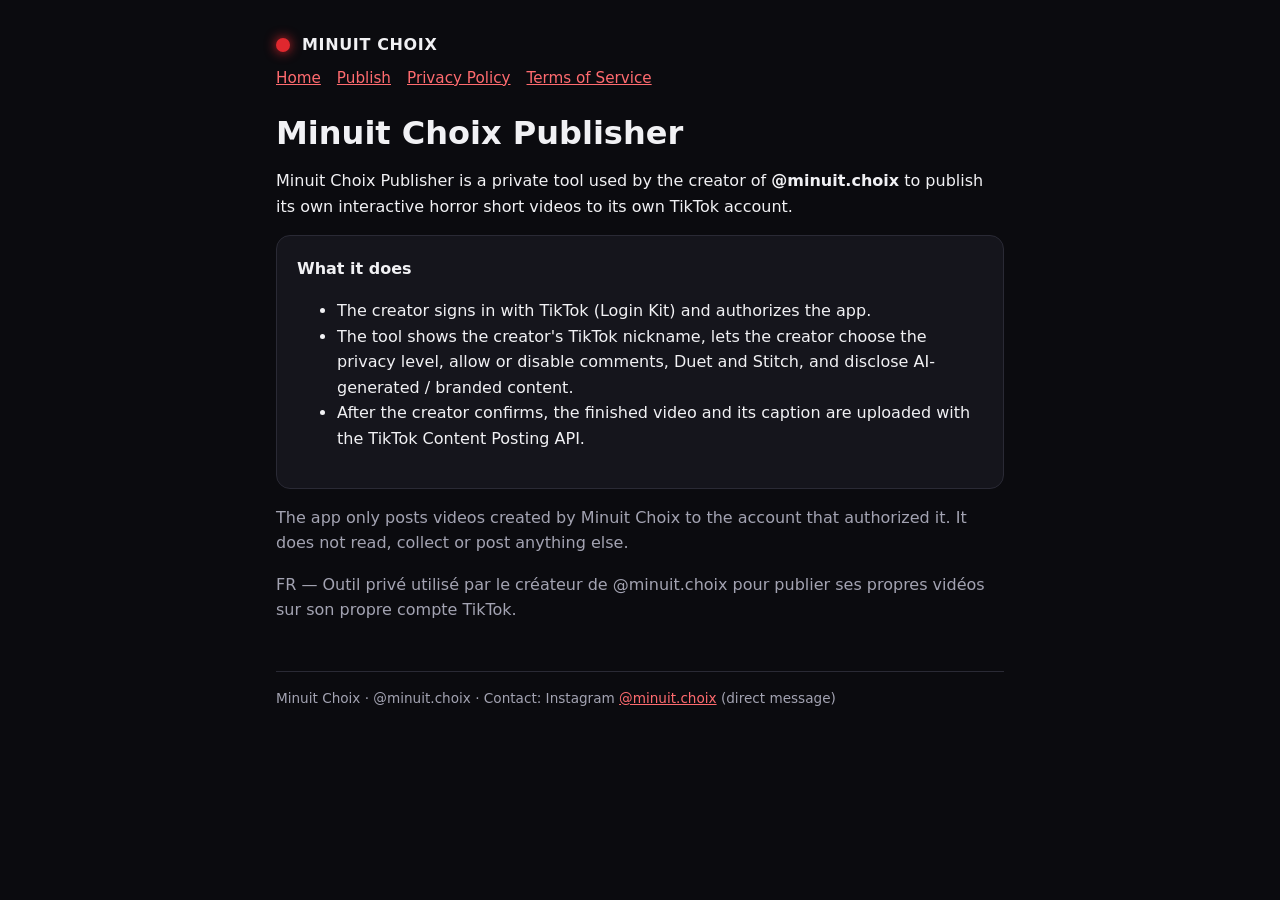
<file: index.html>
<!doctype html><html lang="en"><head><meta charset="utf-8"><meta name="viewport" content="width=device-width,initial-scale=1"><title>Minuit Choix Publisher</title><link rel="stylesheet" href="style.css"></head><body><div class="wrap">
<div class="brand"><span class="dot"></span>MINUIT CHOIX</div><nav><a href="index.html">Home</a><a href="publish.html">Publish</a><a href="privacy.html">Privacy Policy</a><a href="terms.html">Terms of Service</a></nav>
<h1>Minuit Choix Publisher</h1>
<p>Minuit Choix Publisher is a private tool used by the creator of <b>@minuit.choix</b> to publish its own interactive horror short videos to its own TikTok account.</p>
<div class="card"><b>What it does</b><ul>
<li>The creator signs in with TikTok (Login Kit) and authorizes the app.</li>
<li>The tool shows the creator's TikTok nickname, lets the creator choose the privacy level, allow or disable comments, Duet and Stitch, and disclose AI-generated / branded content.</li>
<li>After the creator confirms, the finished video and its caption are uploaded with the TikTok Content Posting API.</li></ul></div>
<p class="mute">The app only posts videos created by Minuit Choix to the account that authorized it. It does not read, collect or post anything else.</p>
<p class="mute">FR — Outil privé utilisé par le créateur de @minuit.choix pour publier ses propres vidéos sur son propre compte TikTok.</p>
<footer>Minuit Choix · @minuit.choix · Contact: Instagram <a href="https://www.instagram.com/minuit.choix/">@minuit.choix</a> (direct message)</footer></div></body></html>
</file>
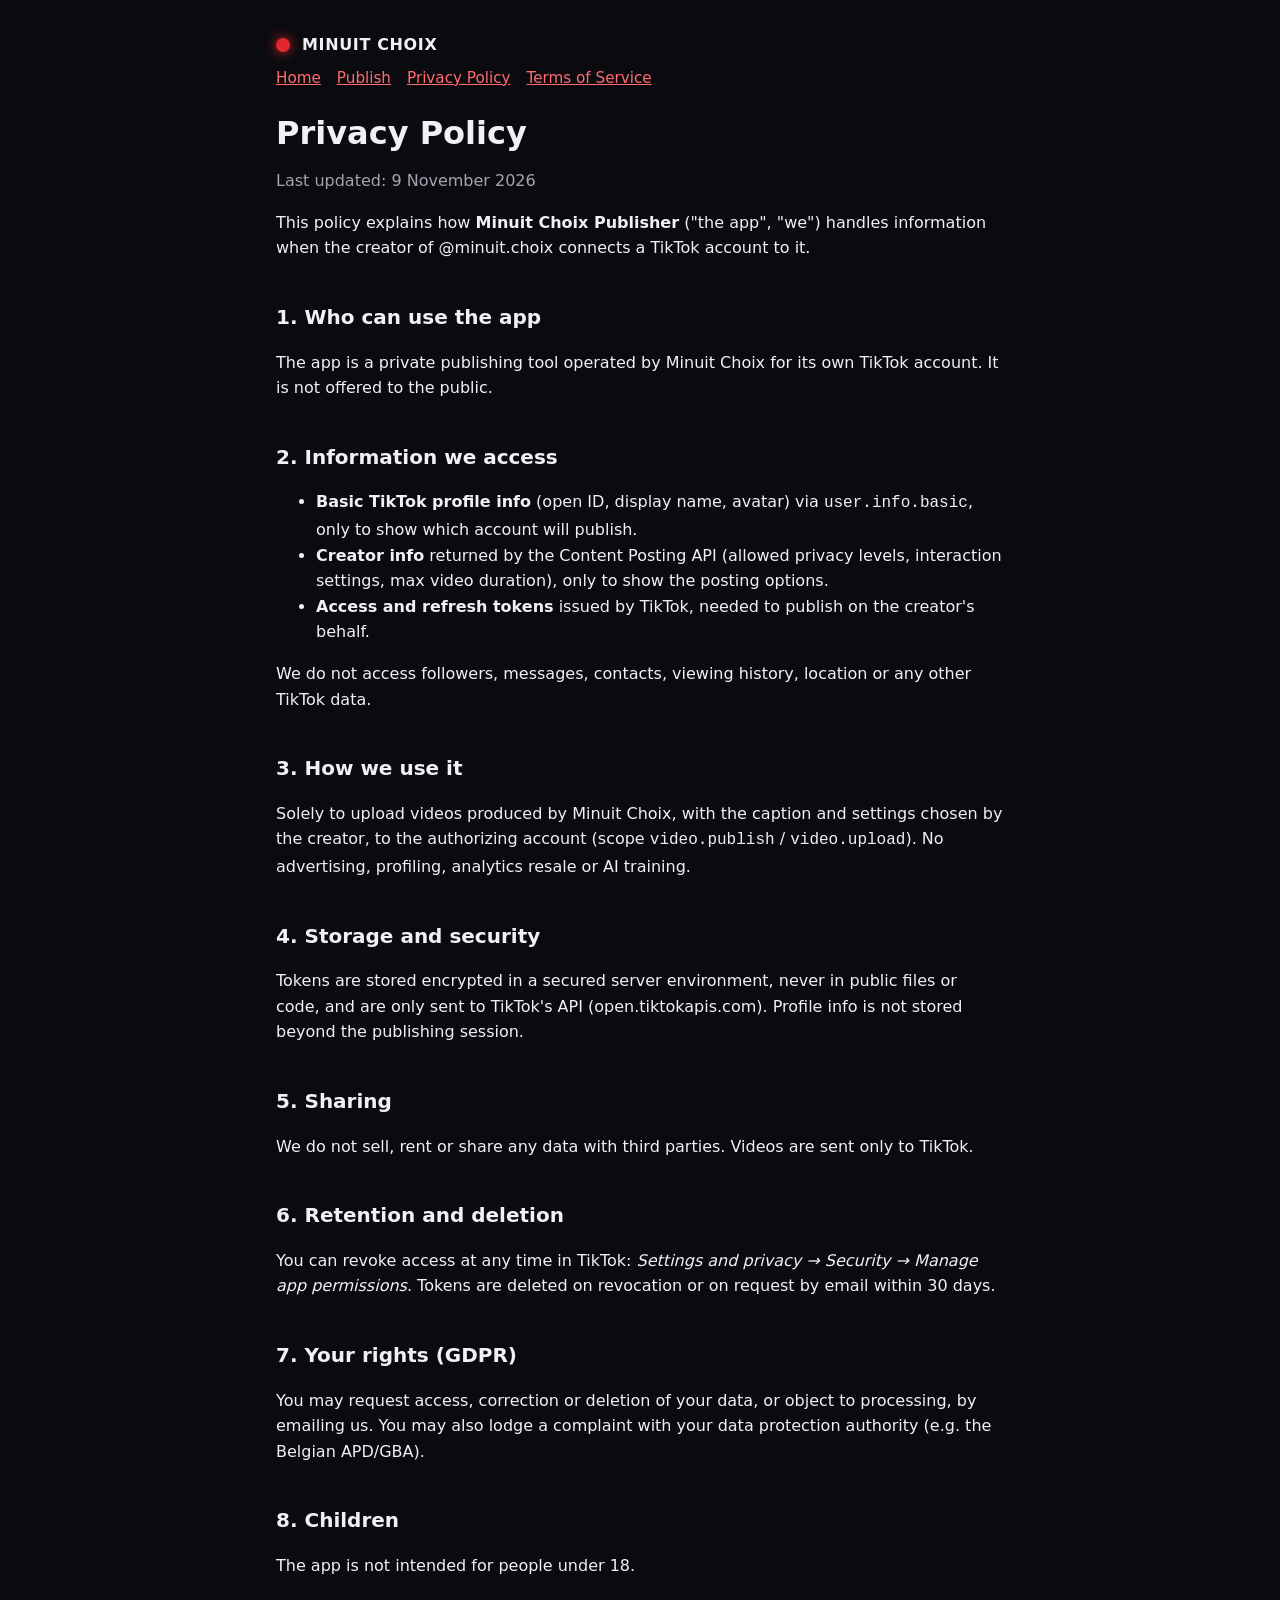
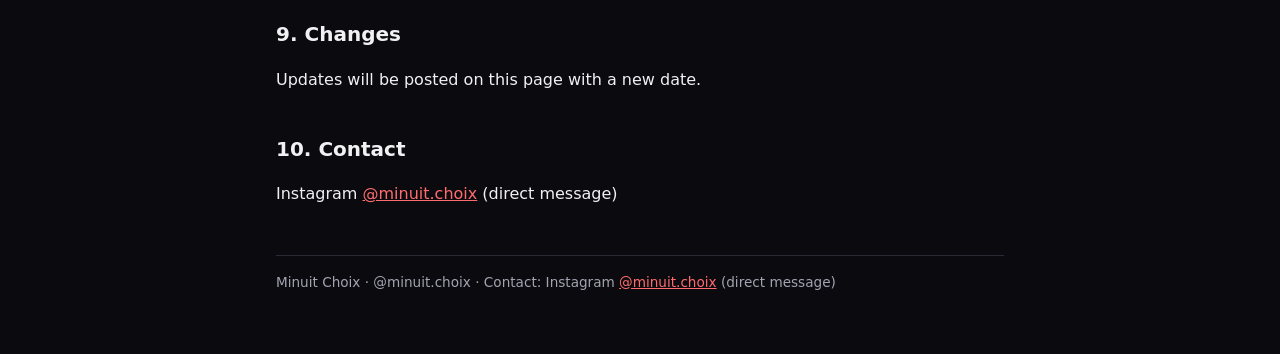
<file: privacy.html>
<!doctype html><html lang="en"><head><meta charset="utf-8"><meta name="viewport" content="width=device-width,initial-scale=1"><title>Privacy Policy</title><link rel="stylesheet" href="style.css"></head><body><div class="wrap">
<div class="brand"><span class="dot"></span>MINUIT CHOIX</div><nav><a href="index.html">Home</a><a href="publish.html">Publish</a><a href="privacy.html">Privacy Policy</a><a href="terms.html">Terms of Service</a></nav>
<h1>Privacy Policy</h1><p class="mute">Last updated: 9 November 2026</p>
<p>This policy explains how <b>Minuit Choix Publisher</b> ("the app", "we") handles information when the creator of @minuit.choix connects a TikTok account to it.</p>
<h2>1. Who can use the app</h2><p>The app is a private publishing tool operated by Minuit Choix for its own TikTok account. It is not offered to the public.</p>
<h2>2. Information we access</h2><ul>
<li><b>Basic TikTok profile info</b> (open ID, display name, avatar) via <code>user.info.basic</code>, only to show which account will publish.</li>
<li><b>Creator info</b> returned by the Content Posting API (allowed privacy levels, interaction settings, max video duration), only to show the posting options.</li>
<li><b>Access and refresh tokens</b> issued by TikTok, needed to publish on the creator's behalf.</li></ul>
<p>We do not access followers, messages, contacts, viewing history, location or any other TikTok data.</p>
<h2>3. How we use it</h2><p>Solely to upload videos produced by Minuit Choix, with the caption and settings chosen by the creator, to the authorizing account (scope <code>video.publish</code> / <code>video.upload</code>). No advertising, profiling, analytics resale or AI training.</p>
<h2>4. Storage and security</h2><p>Tokens are stored encrypted in a secured server environment, never in public files or code, and are only sent to TikTok's API (open.tiktokapis.com). Profile info is not stored beyond the publishing session.</p>
<h2>5. Sharing</h2><p>We do not sell, rent or share any data with third parties. Videos are sent only to TikTok.</p>
<h2>6. Retention and deletion</h2><p>You can revoke access at any time in TikTok: <i>Settings and privacy → Security → Manage app permissions</i>. Tokens are deleted on revocation or on request by email within 30 days.</p>
<h2>7. Your rights (GDPR)</h2><p>You may request access, correction or deletion of your data, or object to processing, by emailing us. You may also lodge a complaint with your data protection authority (e.g. the Belgian APD/GBA).</p>
<h2>8. Children</h2><p>The app is not intended for people under 18.</p>
<h2>9. Changes</h2><p>Updates will be posted on this page with a new date.</p>
<h2>10. Contact</h2><p>Instagram <a href="https://www.instagram.com/minuit.choix/">@minuit.choix</a> (direct message)</p>
<footer>Minuit Choix · @minuit.choix · Contact: Instagram <a href="https://www.instagram.com/minuit.choix/">@minuit.choix</a> (direct message)</footer></div></body></html>
</file>
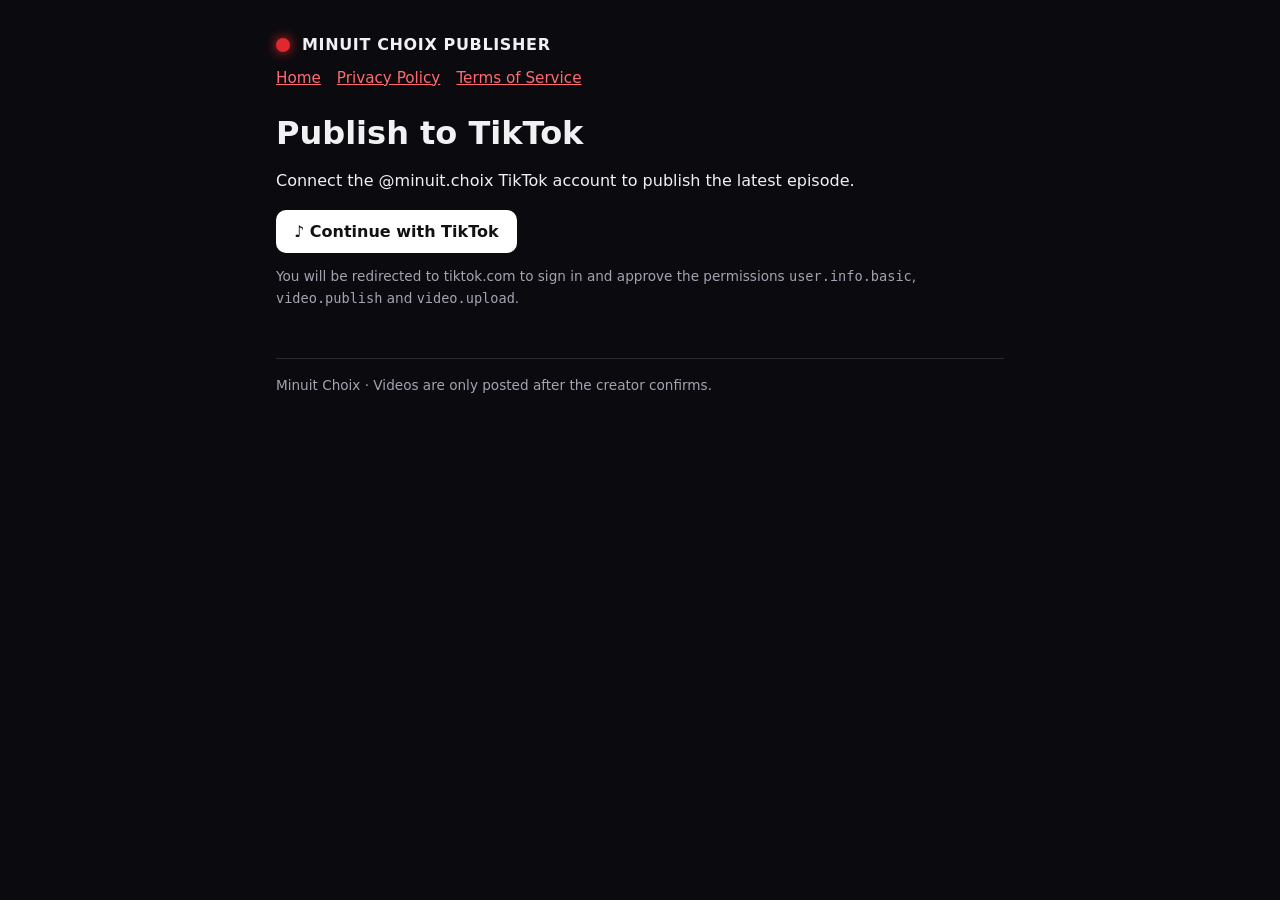
<file: publish.html>
<!doctype html><html lang="en"><head><meta charset="utf-8"><meta name="viewport" content="width=device-width,initial-scale=1"><title>Minuit Choix Publisher</title><link rel="stylesheet" href="style.css">
<style>
.step{display:none}.step.on{display:block}.btn{display:inline-flex;align-items:center;gap:10px;border:0;border-radius:10px;padding:12px 18px;font:700 1rem system-ui;cursor:pointer;background:#fff;color:#111}
.btn.red{background:var(--red);color:#fff}.btn[disabled]{opacity:.35;cursor:not-allowed}
.grid{display:grid;grid-template-columns:220px 1fr;gap:20px}@media(max-width:640px){.grid{grid-template-columns:1fr}}
video{width:100%;border-radius:12px;background:#000;aspect-ratio:9/16}label{display:block;font-weight:700;margin:14px 0 6px}
textarea,select{width:100%;background:#0f0f15;color:var(--ink);border:1px solid var(--line);border-radius:10px;padding:10px;font:inherit}
.row{display:flex;justify-content:space-between;align-items:center;padding:8px 0;border-bottom:1px solid var(--line)}
.sw{width:44px;height:24px;border-radius:12px;background:#3a3a46;position:relative;cursor:pointer;flex:none}.sw::after{content:'';position:absolute;top:3px;left:3px;width:18px;height:18px;border-radius:50%;background:#fff;transition:.2s}
.sw.on{background:var(--green)}.sw.on::after{left:23px}.who{display:flex;align-items:center;gap:10px}.av{width:40px;height:40px;border-radius:50%;background:#111;border:2px solid var(--red);display:grid;place-items:center;font-weight:900}
.note{font-size:.85rem;color:var(--mute)}.bar{height:10px;background:#2a2a35;border-radius:6px;overflow:hidden}.bar i{display:block;height:100%;width:0;background:var(--green);transition:width .4s}
.tag{display:inline-block;background:#2a2a35;border-radius:6px;padding:2px 8px;font-size:.8rem;margin-left:6px}
</style></head><body><div class="wrap">
<div class="brand"><span class="dot"></span>MINUIT CHOIX PUBLISHER</div>
<nav><a href="index.html">Home</a><a href="privacy.html">Privacy Policy</a><a href="terms.html">Terms of Service</a></nav>

<section class="step on" id="s1"><h1>Publish to TikTok</h1>
<p>Connect the @minuit.choix TikTok account to publish the latest episode.</p>
<button class="btn" id="login">♪ Continue with TikTok</button>
<p class="note">You will be redirected to tiktok.com to sign in and approve the permissions <code>user.info.basic</code>, <code>video.publish</code> and <code>video.upload</code>.</p></section>

<section class="step" id="s2"><h1>New post</h1>
<div class="card" id="conn" style="display:none;border-color:#22b35a"><b>Connected with TikTok ✓</b><div class="note">Connection code for the Minuit Choix server:</div><button class="btn" id="cp" style="margin:8px 0">Copy code</button><br><code id="code" style="word-break:break-all"></code></div>
<div class="grid"><div><video id="vid" muted playsinline loop></video><p class="note" id="dur"></p></div>
<div>
<div class="who"><div class="av">MC</div><div><b id="nick">minuit.choix</b><div class="note">Posting to this TikTok account</div></div></div>
<label for="cap">Caption</label><textarea id="cap" rows="4"></textarea>
<label for="priv">Who can view this video <span class="tag">required</span></label>
<select id="priv"><option value="">Select privacy…</option><option>Everyone</option><option>Followers</option><option>Only me</option></select>
<label>Allow users to</label>
<div class="row">Comment<span class="sw" data-k="comment"></span></div>
<div class="row">Duet<span class="sw" data-k="duet"></span></div>
<div class="row">Stitch<span class="sw" data-k="stitch"></span></div>
<label>Content disclosure</label>
<div class="row">AI-generated content<span class="sw" id="ai"></span></div>
<div class="row">Disclose commercial content<span class="sw" id="comm"></span></div>
<p class="note" id="decl">By posting, you agree to TikTok's <a href="https://www.tiktok.com/legal/page/global/music-usage-confirmation/en" target="_blank">Music Usage Confirmation</a>.</p>
<button class="btn red" id="post" disabled>Post</button> <button class="btn" id="draft">Send to TikTok drafts</button>
<p class="note">"Post" publishes directly (video.publish). "Send to TikTok drafts" puts the video in your TikTok inbox to edit and post from the app (video.upload).</p>

</div></div></section>

<section class="step" id="s3"><h1 id="st">Uploading…</h1><div class="bar"><i id="pb"></i></div>
<p class="note" id="sn">Sending the video to TikTok. It may take a few minutes for the post to appear on your profile.</p></section>

<footer>Minuit Choix · Videos are only posted after the creator confirms.</footer></div>
<script>
const $=id=>document.getElementById(id),Q=new URLSearchParams(location.search);
const EP={video:Q.get('v')||'episode.mp4',caption:Q.get('c')||"La radio a la voix de ta mère… mais ta mère est à côté de toi 😨 Ép.1 DERNIER SIGNAL · Écris A ou B ! 🅰️ Tu ouvres la porte 🅱️ Tu réponds à la radio\n#histoireinteractive #horreur #creepypasta #tudecides #fyp"};
function go(n){document.querySelectorAll('.step').forEach(s=>s.classList.toggle('on',s.id==='s'+n))}
const CLIENT_KEY='SBAWTN2y1vgwg9BC6A',REDIRECT='https://hormalaroussi2-boop.github.io/minuit-choix-site/publish.html';
function openPost(){go(2);if(EP.video){$('vid').src=EP.video;$('vid').play()}$('cap').value=EP.caption;$('dur').textContent='Vertical 1080×1920 · MP4'}
$('login').onclick=()=>{const st=Math.random().toString(36).slice(2);sessionStorage.setItem('st',st);
  location.href='https://www.tiktok.com/v2/auth/authorize/?client_key='+CLIENT_KEY+'&scope=user.info.basic,video.publish,video.upload&response_type=code&redirect_uri='+encodeURIComponent(REDIRECT)+'&state='+st};
if(Q.get('code')){openPost();$('conn').style.display='block';$('code').textContent=Q.get('code');$('cp').onclick=()=>{navigator.clipboard.writeText(Q.get('code'));$('cp').textContent='Copied ✓'}}
else if(Q.get('error')){document.querySelector('#s1 .note').textContent='TikTok sign-in was cancelled: '+Q.get('error_description')}
else if(Q.get('demo'))openPost();
document.querySelectorAll('.sw').forEach(s=>s.onclick=()=>{s.classList.toggle('on');check()});
$('priv').onchange=check;function check(){$('post').disabled=!$('priv').value}
$('draft').onclick=()=>{go(3);$('st').textContent='Sending to your TikTok drafts…';let p=0;const it=setInterval(()=>{p+=12;$('pb').style.width=Math.min(p,100)+'%';if(p>=100){clearInterval(it);$('st').textContent='Sent to drafts ✓';$('sn').textContent='Open the TikTok app: a notification lets you edit and post the video.'}},400)};
$('post').onclick=()=>{go(3);let p=0;const it=setInterval(()=>{p+=12;$('pb').style.width=Math.min(p,100)+'%';
  if(p>=60)$('st').textContent='Processing…';if(p>=100){clearInterval(it);$('st').textContent='Published ✓';$('sn').textContent='Your video was sent to TikTok. It will appear on @minuit.choix shortly.'}},400)};
</script></body></html>
</file>
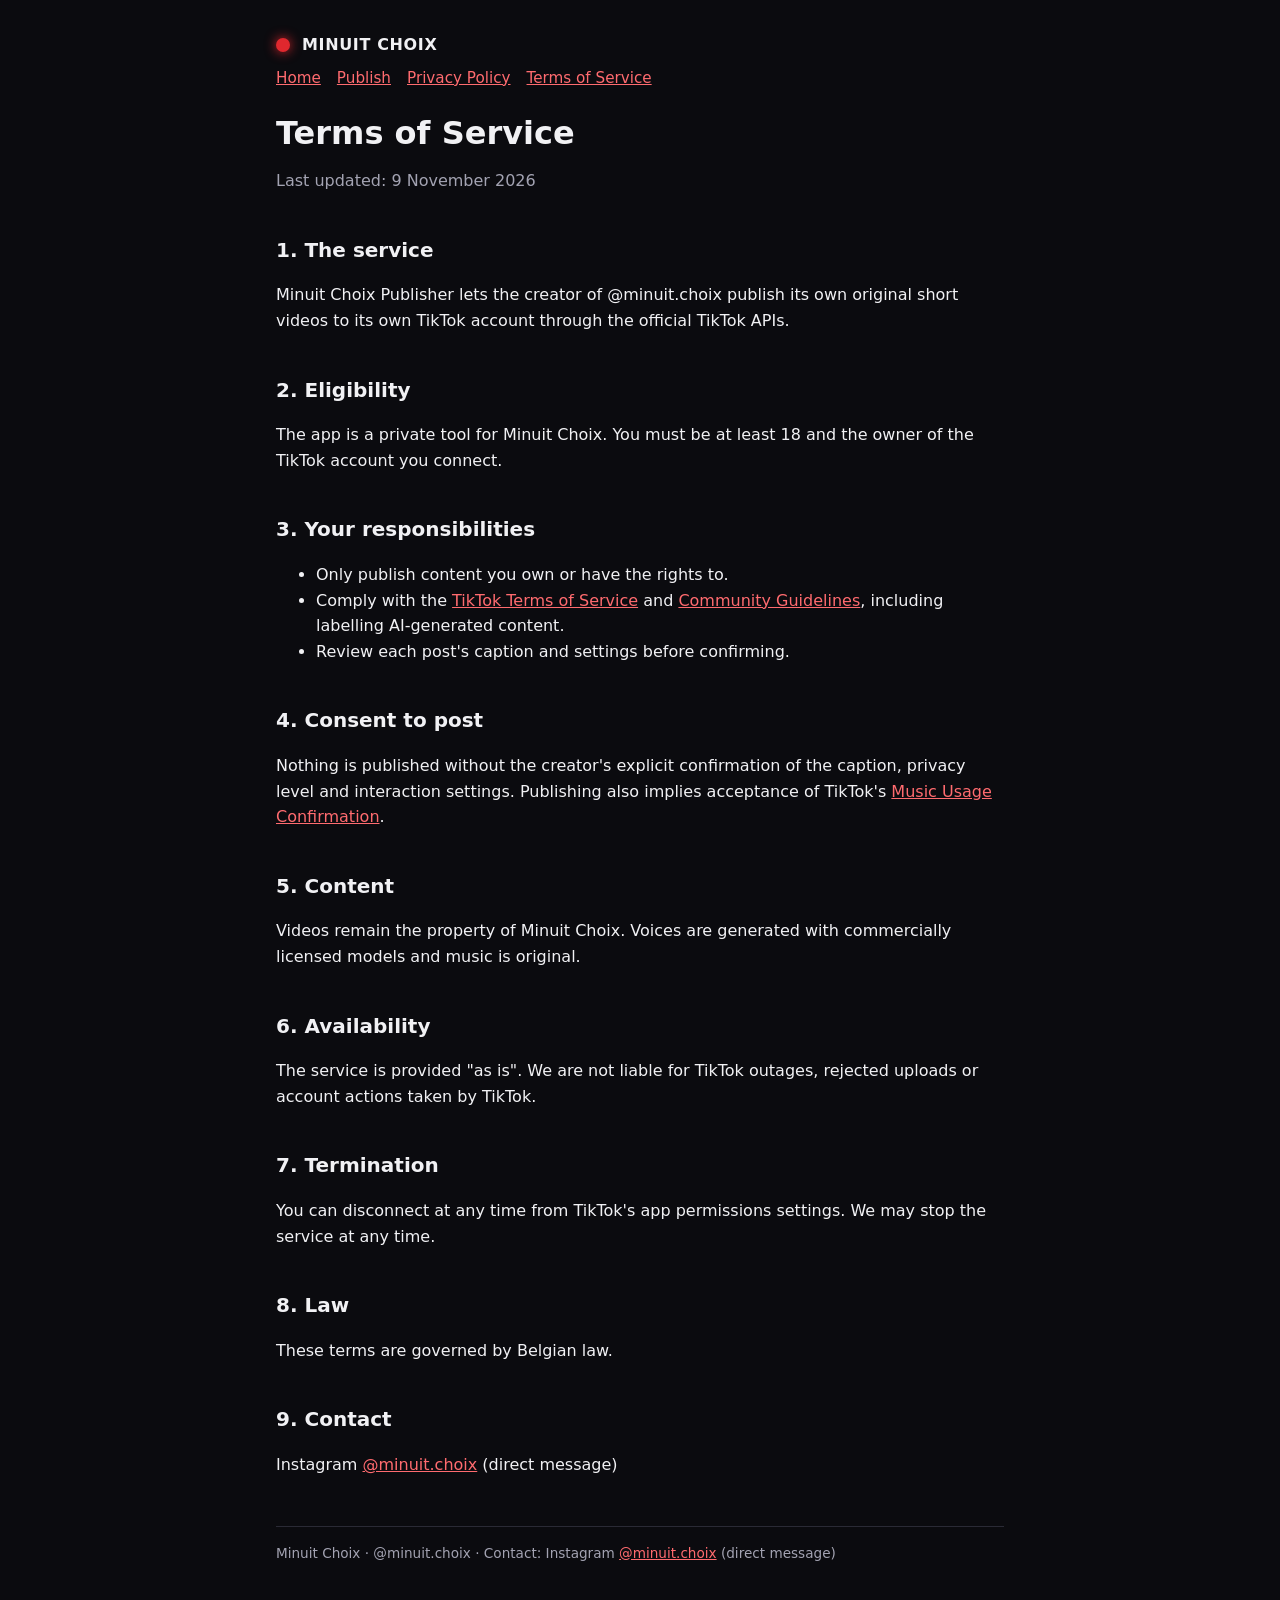
<file: terms.html>
<!doctype html><html lang="en"><head><meta charset="utf-8"><meta name="viewport" content="width=device-width,initial-scale=1"><title>Terms of Service</title><link rel="stylesheet" href="style.css"></head><body><div class="wrap">
<div class="brand"><span class="dot"></span>MINUIT CHOIX</div><nav><a href="index.html">Home</a><a href="publish.html">Publish</a><a href="privacy.html">Privacy Policy</a><a href="terms.html">Terms of Service</a></nav>
<h1>Terms of Service</h1><p class="mute">Last updated: 9 November 2026</p>
<h2>1. The service</h2><p>Minuit Choix Publisher lets the creator of @minuit.choix publish its own original short videos to its own TikTok account through the official TikTok APIs.</p>
<h2>2. Eligibility</h2><p>The app is a private tool for Minuit Choix. You must be at least 18 and the owner of the TikTok account you connect.</p>
<h2>3. Your responsibilities</h2><ul><li>Only publish content you own or have the rights to.</li><li>Comply with the <a href="https://www.tiktok.com/legal/terms-of-service">TikTok Terms of Service</a> and <a href="https://www.tiktok.com/community-guidelines">Community Guidelines</a>, including labelling AI-generated content.</li><li>Review each post's caption and settings before confirming.</li></ul>
<h2>4. Consent to post</h2><p>Nothing is published without the creator's explicit confirmation of the caption, privacy level and interaction settings. Publishing also implies acceptance of TikTok's <a href="https://www.tiktok.com/legal/page/global/music-usage-confirmation/en">Music Usage Confirmation</a>.</p>
<h2>5. Content</h2><p>Videos remain the property of Minuit Choix. Voices are generated with commercially licensed models and music is original.</p>
<h2>6. Availability</h2><p>The service is provided "as is". We are not liable for TikTok outages, rejected uploads or account actions taken by TikTok.</p>
<h2>7. Termination</h2><p>You can disconnect at any time from TikTok's app permissions settings. We may stop the service at any time.</p>
<h2>8. Law</h2><p>These terms are governed by Belgian law.</p>
<h2>9. Contact</h2><p>Instagram <a href="https://www.instagram.com/minuit.choix/">@minuit.choix</a> (direct message)</p>
<footer>Minuit Choix · @minuit.choix · Contact: Instagram <a href="https://www.instagram.com/minuit.choix/">@minuit.choix</a> (direct message)</footer></div></body></html>
</file>
<file: style.css>
:root{--bg:#0b0b0f;--card:#15151c;--ink:#f1f1f4;--mute:#a3a3b2;--red:#e0282e;--green:#22b35a;--line:#2a2a35}
*{box-sizing:border-box}body{margin:0;background:var(--bg);color:var(--ink);font:16px/1.6 system-ui,-apple-system,Segoe UI,Roboto,sans-serif}
.wrap{max-width:760px;margin:0 auto;padding:32px 16px 64px}h1{font-size:2rem;line-height:1.2;margin:.2em 0}h2{margin-top:2em;font-size:1.25rem}
a{color:#ff6b6f}.brand{display:flex;align-items:center;gap:12px;font-weight:800;letter-spacing:.04em}.dot{width:14px;height:14px;border-radius:50%;background:var(--red);box-shadow:0 0 12px var(--red)}
nav{display:flex;gap:16px;flex-wrap:wrap;margin:8px 0 24px;font-size:.95rem}.mute{color:var(--mute)}.card{background:var(--card);border:1px solid var(--line);border-radius:14px;padding:20px;margin:16px 0}
footer{margin-top:48px;color:var(--mute);font-size:.85rem;border-top:1px solid var(--line);padding-top:16px}
</file>
